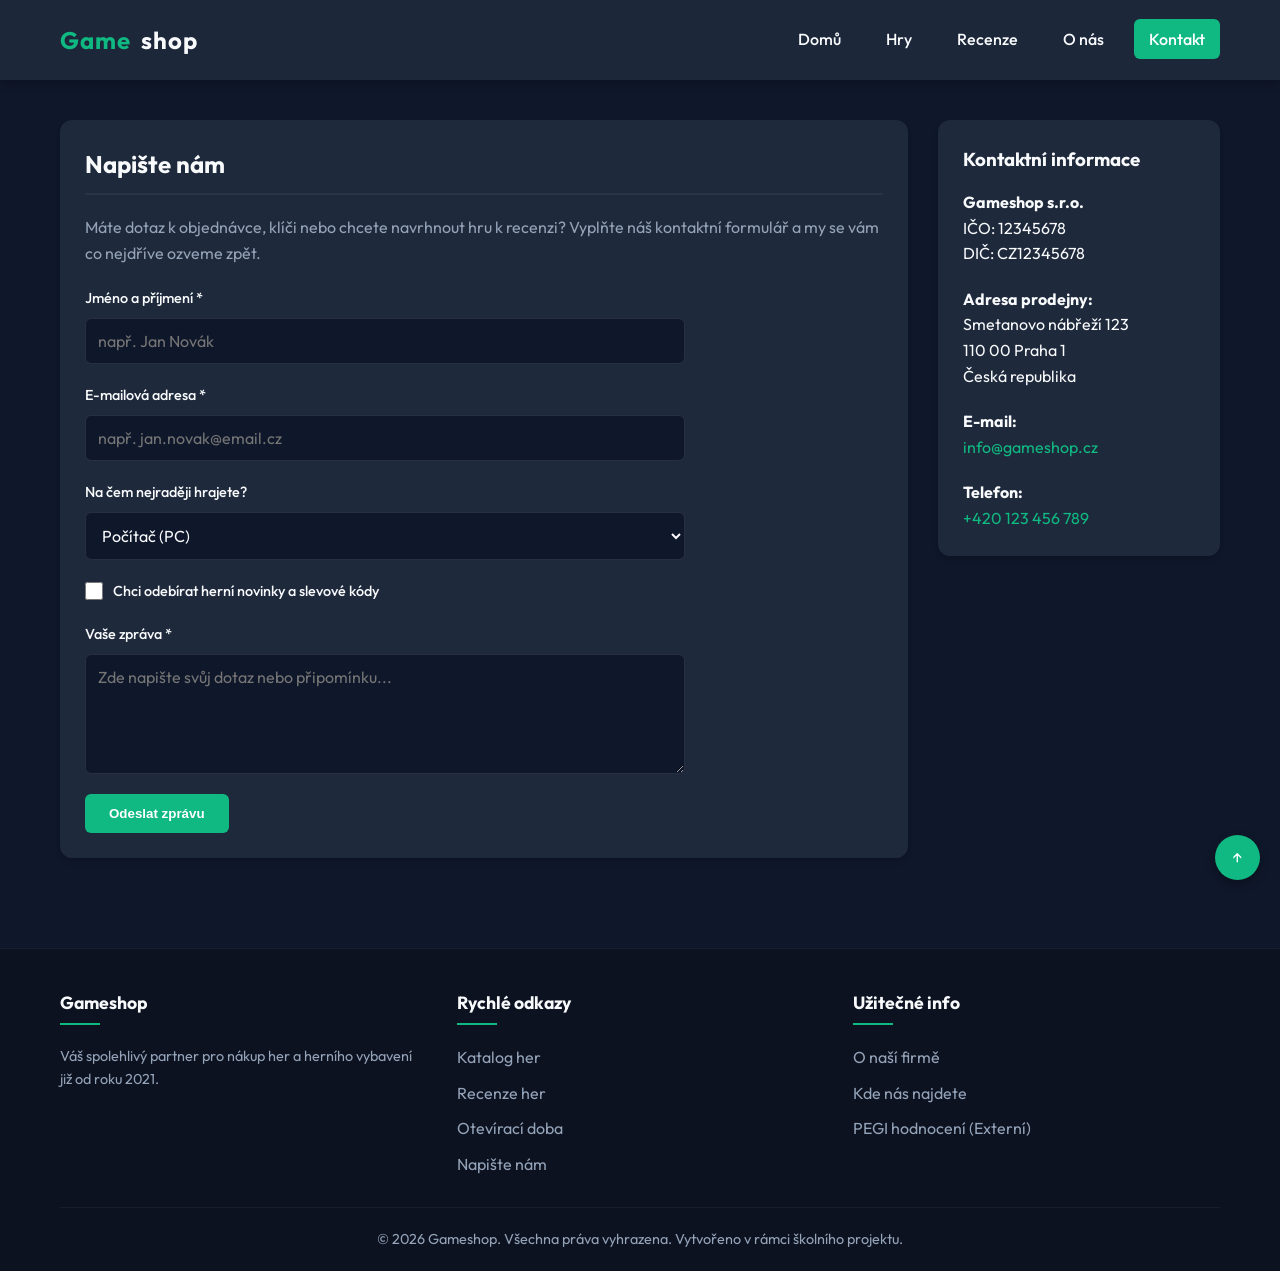
<file: kontakt.html>
<!DOCTYPE html>
<html lang="cs">
<head>
  <meta charset="UTF-8">
  <meta name="viewport" content="width=device-width, initial-scale=1.0">
  <title>Kontaktujte nás | Gameshop</title>
  <link rel="preconnect" href="https://fonts.googleapis.com">
  <link rel="preconnect" href="https://fonts.gstatic.com" crossorigin>
  <link href="https://fonts.googleapis.com/css2?family=Outfit:wght@400;500;600;700&family=Inter:wght@400;500;600&display=swap" rel="stylesheet">
  <link rel="stylesheet" href="style.css">
</head>
<body>

  <header>
    <div class="header-container">
      <a href="index.html" class="logo">
        <span>Game</span>shop
      </a>
      <nav id="navigace">
        <ul>
          <li><a href="index.html">Domů</a></li>
          <li><a href="obchod.html">Hry</a></li>
          <li><a href="recenze.html">Recenze</a></li>
          <li><a href="o-nas.html">O nás</a></li>
          <li class="aktivni"><a href="kontakt.html">Kontakt</a></li>
        </ul>
      </nav>
    </div>
  </header>

  <main>
    <div class="layout-dvousloupcovy">
      <div class="hlavni-obsah">
        <section class="karta-sekce">
          <h2>Napište nám</h2>
          <p style="margin-bottom: 20px; color: var(--barva-textu-sekundarni);">Máte dotaz k objednávce, klíči nebo chcete navrhnout hru k recenzi? Vyplňte náš kontaktní formulář a my se vám co nejdříve ozveme zpět.</p>
          
          <form class="kontaktni-formular" id="formular-kontaktu" action="mailto:flidrhonza@gmail.com" method="post" enctype="text/plain">
            <div class="form-skupina">
              <label for="jmeno">Jméno a příjmení *</label>
              <input type="text" id="jmeno" name="jmeno" required placeholder="např. Jan Novák">
            </div>

            <div class="form-skupina">
              <label for="email">E-mailová adresa *</label>
              <input type="email" id="email" name="email" required placeholder="např. jan.novak@email.cz">
            </div>

            <div class="form-skupina">
              <label for="platforma">Na čem nejraději hrajete?</label>
              <select id="platforma" name="platforma">
                <option value="PC">Počítač (PC)</option>
                <option value="PlayStation 5">PlayStation 5</option>
                <option value="Xbox Series">Xbox Series X/S</option>
                <option value="Nintendo Switch">Nintendo Switch</option>
                <option value="Mobilní telefon">Mobil / Tablet</option>
              </select>
            </div>

            <div class="form-skupina form-skupina-checkbox">
              <input type="checkbox" id="newsletter" name="newsletter">
              <label for="newsletter">Chci odebírat herní novinky a slevové kódy</label>
            </div>

            <div class="form-skupina">
              <label for="zprava">Vaše zpráva *</label>
              <textarea id="zprava" name="zprava" required placeholder="Zde napište svůj dotaz nebo připomínku..."></textarea>
            </div>

            <button type="submit" class="tlacitko" style="align-self: flex-start;">Odeslat zprávu</button>
          </form>

        </section>
      </div>

      <aside class="bocni-panel">
        <section class="karta-sekce" id="adresa">
          <h3>Kontaktní informace</h3>
          <p style="margin-top: 15px; margin-bottom: 20px;">
            <strong>Gameshop s.r.o.</strong><br>
            IČO: 12345678<br>
            DIČ: CZ12345678
          </p>
          <p style="margin-bottom: 20px;">
            <strong>Adresa prodejny:</strong><br>
            Smetanovo nábřeží 123<br>
            110 00 Praha 1<br>
            Česká republika
          </p>
          <p style="margin-bottom: 20px;">
            <strong>E-mail:</strong><br>
            <a href="mailto:info@gameshop.cz" style="color: var(--barva-hlavni);">info@gameshop.cz</a>
          </p>
          <p>
            <strong>Telefon:</strong><br>
            <a href="tel:+420123456789" style="color: var(--barva-hlavni);">+420 123 456 789</a>
          </p>
        </section>


      </aside>
    </div>
  </main>

  <a href="#" class="zpet-nahoru" aria-label="Zpět nahoru">&#8593;</a>

  <footer>
    <div class="footer-container">
      <div class="footer-sloupce">
        <div class="footer-sloupec">
          <h4>Gameshop</h4>
          <p style="color: var(--barva-textu-sekundarni); font-size: 0.9rem;">Váš spolehlivý partner pro nákup her a herního vybavení již od roku 2021.</p>
        </div>
        <div class="footer-sloupec">
          <h4>Rychlé odkazy</h4>
          <ul>
            <li><a href="obchod.html">Katalog her</a></li>
            <li><a href="recenze.html">Recenze her</a></li>
            <li><a href="o-nas.html">Otevírací doba</a></li>
            <li><a href="kontakt.html">Napište nám</a></li>
          </ul>
        </div>
        <div class="footer-sloupec">
          <h4>Užitečné info</h4>
          <ul>
            <li><a href="o-nas.html#historie">O naší firmě</a></li>
            <li><a href="kontakt.html#adresa">Kde nás najdete</a></li>
            <li><a href="https://www.pegi.info/" target="_blank" rel="noopener noreferrer">PEGI hodnocení (Externí)</a></li>
          </ul>
        </div>
      </div>
      <div class="footer-spodek">
        <p>&copy; 2026 Gameshop. Všechna práva vyhrazena. Vytvořeno v rámci školního projektu.</p>
      </div>
    </div>
  </footer>

</body>
</html>
</file>
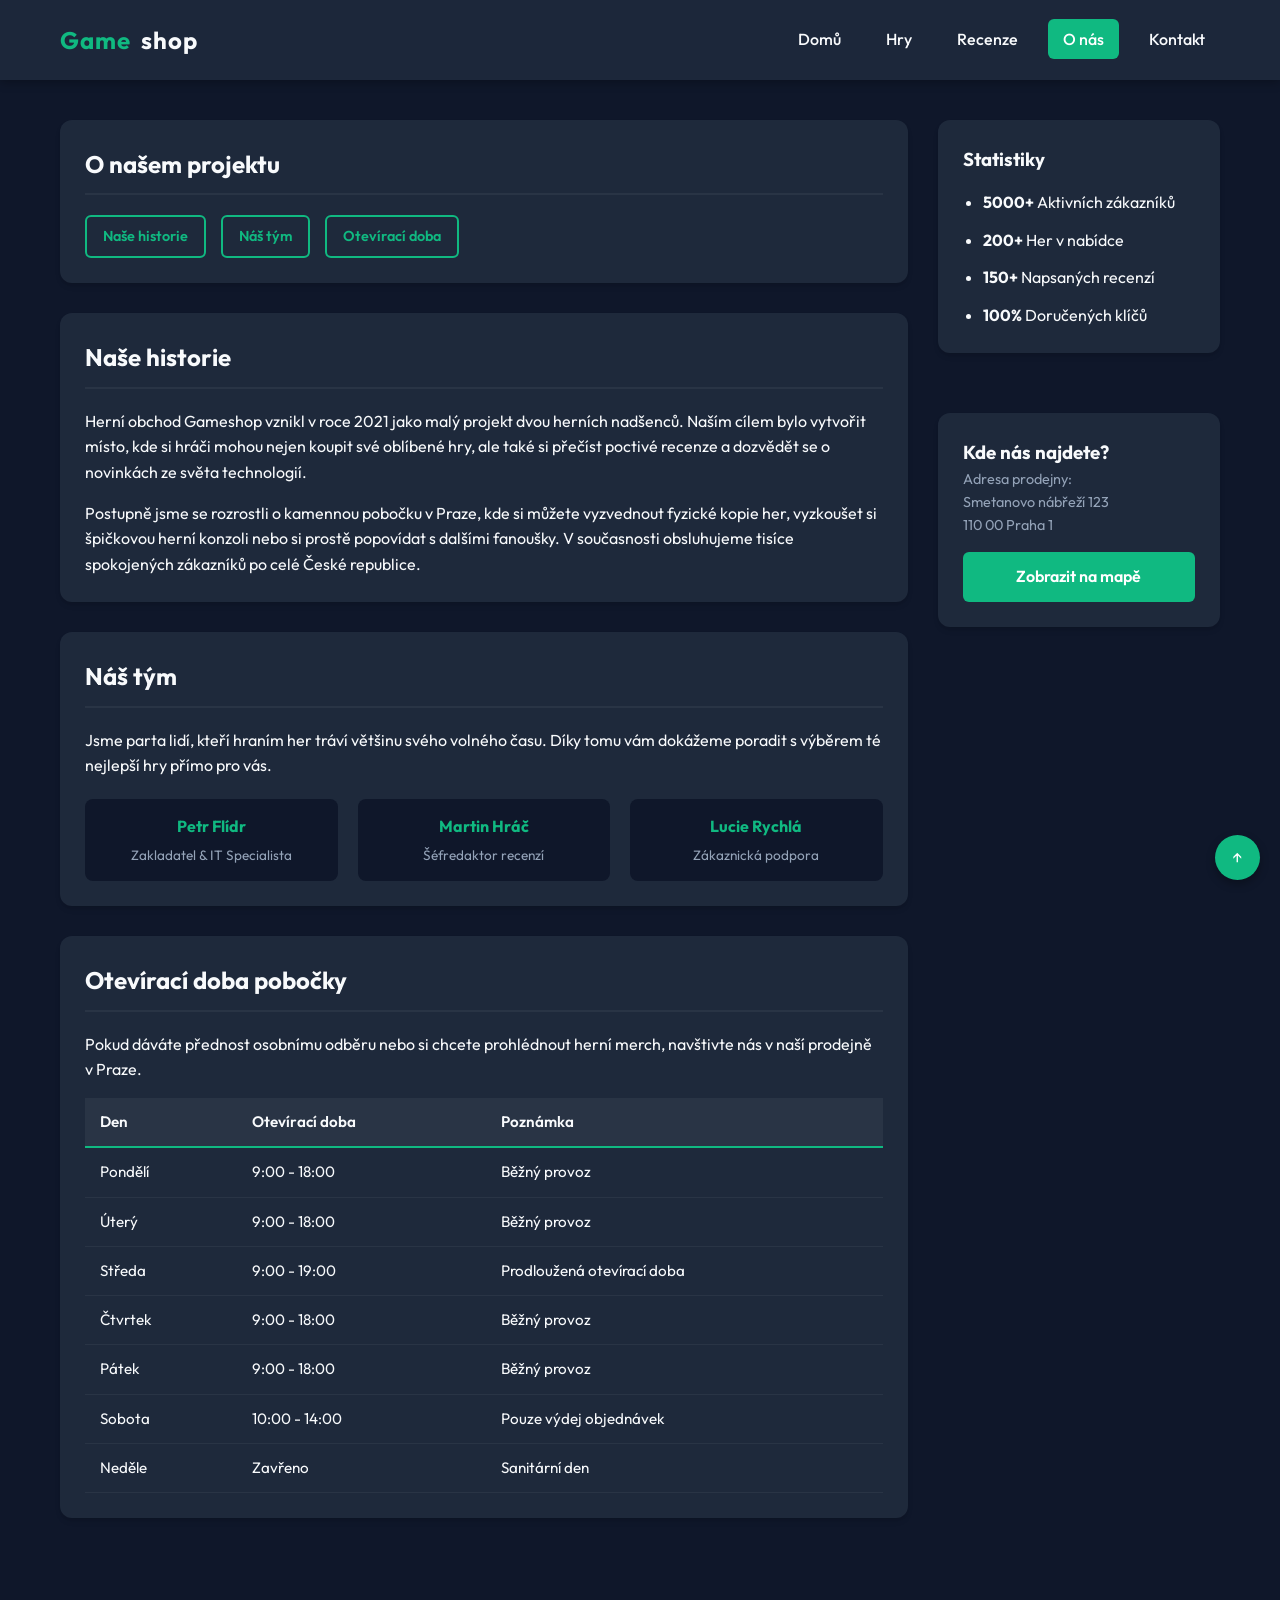
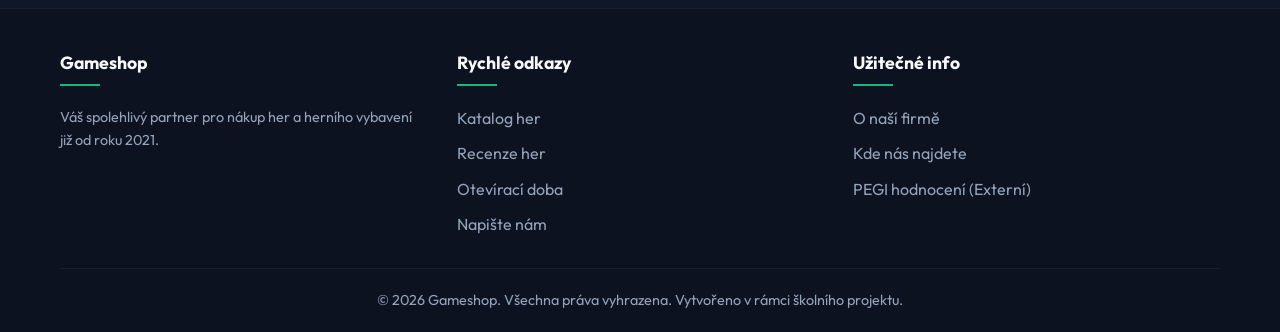
<file: o-nas.html>
<!DOCTYPE html>
<html lang="cs">
<head>
  <meta charset="UTF-8">
  <meta name="viewport" content="width=device-width, initial-scale=1.0">
  <title>O nás | Gameshop</title>
  <link rel="preconnect" href="https://fonts.googleapis.com">
  <link rel="preconnect" href="https://fonts.gstatic.com" crossorigin>
  <link href="https://fonts.googleapis.com/css2?family=Outfit:wght@400;500;600;700&family=Inter:wght@400;500;600&display=swap" rel="stylesheet">
  <link rel="stylesheet" href="style.css">
</head>
<body>

  <header>
    <div class="header-container">
      <a href="index.html" class="logo">
        <span>Game</span>shop
      </a>
      <nav id="navigace">
        <ul>
          <li><a href="index.html">Domů</a></li>
          <li><a href="obchod.html">Hry</a></li>
          <li><a href="recenze.html">Recenze</a></li>
          <li class="aktivni"><a href="o-nas.html">O nás</a></li>
          <li><a href="kontakt.html">Kontakt</a></li>
        </ul>
      </nav>
    </div>
  </header>

  <main>
    <div class="layout-dvousloupcovy">
      <div class="hlavni-obsah">
        <section class="karta-sekce">
          <h2>O našem projektu</h2>
          <div style="margin-top: 15px; display: flex; gap: 15px; flex-wrap: wrap;">
            <a href="#historie" class="tlacitko tlacitko-sekundarni" style="padding: 8px 16px; font-size: 0.9rem;">Naše historie</a>
            <a href="#tym" class="tlacitko tlacitko-sekundarni" style="padding: 8px 16px; font-size: 0.9rem;">Náš tým</a>
            <a href="#oteviraci-doba" class="tlacitko tlacitko-sekundarni" style="padding: 8px 16px; font-size: 0.9rem;">Otevírací doba</a>
          </div>
        </section>

        <section class="karta-sekce" id="historie">
          <h2>Naše historie</h2>
          <p style="margin-bottom: 15px;">Herní obchod Gameshop vznikl v roce 2021 jako malý projekt dvou herních nadšenců. Naším cílem bylo vytvořit místo, kde si hráči mohou nejen koupit své oblíbené hry, ale také si přečíst poctivé recenze a dozvědět se o novinkách ze světa technologií.</p>
          <p>Postupně jsme se rozrostli o kamennou pobočku v Praze, kde si můžete vyzvednout fyzické kopie her, vyzkoušet si špičkovou herní konzoli nebo si prostě popovídat s dalšími fanoušky. V současnosti obsluhujeme tisíce spokojených zákazníků po celé České republice.</p>
        </section>

        <section class="karta-sekce" id="tym">
          <h2>Náš tým</h2>
          <p style="margin-bottom: 20px;">Jsme parta lidí, kteří hraním her tráví většinu svého volného času. Díky tomu vám dokážeme poradit s výběrem té nejlepší hry přímo pro vás.</p>
          <div style="display: grid; grid-template-columns: repeat(auto-fit, minmax(200px, 1fr)); gap: 20px;">
            <div style="background-color: var(--barva-pozadi); padding: 15px; border-radius: 8px; text-align: center;">
              <h4 style="color: var(--barva-hlavni); margin-bottom: 5px;">Petr Flídr</h4>
              <p style="font-size: 0.85rem; color: var(--barva-textu-sekundarni);">Zakladatel & IT Specialista</p>
            </div>
            <div style="background-color: var(--barva-pozadi); padding: 15px; border-radius: 8px; text-align: center;">
              <h4 style="color: var(--barva-hlavni); margin-bottom: 5px;">Martin Hráč</h4>
              <p style="font-size: 0.85rem; color: var(--barva-textu-sekundarni);">Šéfredaktor recenzí</p>
            </div>
            <div style="background-color: var(--barva-pozadi); padding: 15px; border-radius: 8px; text-align: center;">
              <h4 style="color: var(--barva-hlavni); margin-bottom: 5px;">Lucie Rychlá</h4>
              <p style="font-size: 0.85rem; color: var(--barva-textu-sekundarni);">Zákaznická podpora</p>
            </div>
          </div>
        </section>

        <section class="karta-sekce" id="oteviraci-doba">
          <h2>Otevírací doba pobočky</h2>
          <p style="margin-bottom: 15px;">Pokud dáváte přednost osobnímu odběru nebo si chcete prohlédnout herní merch, navštivte nás v naší prodejně v Praze.</p>
          <table>
            <thead>
              <tr>
                <th>Den</th>
                <th>Otevírací doba</th>
                <th>Poznámka</th>
              </tr>
            </thead>
            <tbody>
              <tr>
                <td>Pondělí</td>
                <td>9:00 - 18:00</td>
                <td>Běžný provoz</td>
              </tr>
              <tr>
                <td>Úterý</td>
                <td>9:00 - 18:00</td>
                <td>Běžný provoz</td>
              </tr>
              <tr>
                <td>Středa</td>
                <td>9:00 - 19:00</td>
                <td>Prodloužená otevírací doba</td>
              </tr>
              <tr>
                <td>Čtvrtek</td>
                <td>9:00 - 18:00</td>
                <td>Běžný provoz</td>
              </tr>
              <tr>
                <td>Pátek</td>
                <td>9:00 - 18:00</td>
                <td>Běžný provoz</td>
              </tr>
              <tr>
                <td>Sobota</td>
                <td>10:00 - 14:00</td>
                <td>Pouze výdej objednávek</td>
              </tr>
              <tr>
                <td>Neděle</td>
                <td>Zavřeno</td>
                <td>Sanitární den</td>
              </tr>
            </tbody>
          </table>
        </section>
      </div>

      <aside class="bocni-panel">
        <section class="karta-sekce">
          <h3>Statistiky</h3>
          <ul style="margin-left: 20px; display: flex; flex-direction: column; gap: 12px; margin-top: 15px;">
            <li><strong>5000+</strong> Aktivních zákazníků</li>
            <li><strong>200+</strong> Her v nabídce</li>
            <li><strong>150+</strong> Napsaných recenzí</li>
            <li><strong>100%</strong> Doručených klíčů</li>
          </ul>
        </section>

        <section class="karta-sekce">
          <h3>Kde nás najdete?</h3>
          <p style="font-size: 0.9rem; color: var(--barva-textu-sekundarni); margin-bottom: 15px;">Adresa prodejny:<br>Smetanovo nábřeží 123<br>110 00 Praha 1</p>
          <a href="kontakt.html#adresa" class="tlacitko" style="width: 100%; text-align: center;">Zobrazit na mapě</a>
        </section>
      </aside>
    </div>
  </main>

  <a href="#" class="zpet-nahoru" aria-label="Zpět nahoru">&#8593;</a>

  <footer>
    <div class="footer-container">
      <div class="footer-sloupce">
        <div class="footer-sloupec">
          <h4>Gameshop</h4>
          <p style="color: var(--barva-textu-sekundarni); font-size: 0.9rem;">Váš spolehlivý partner pro nákup her a herního vybavení již od roku 2021.</p>
        </div>
        <div class="footer-sloupec">
          <h4>Rychlé odkazy</h4>
          <ul>
            <li><a href="obchod.html">Katalog her</a></li>
            <li><a href="recenze.html">Recenze her</a></li>
            <li><a href="o-nas.html">Otevírací doba</a></li>
            <li><a href="kontakt.html">Napište nám</a></li>
          </ul>
        </div>
        <div class="footer-sloupec">
          <h4>Užitečné info</h4>
          <ul>
            <li><a href="o-nas.html#historie">O naší firmě</a></li>
            <li><a href="kontakt.html#adresa">Kde nás najdete</a></li>
            <li><a href="https://www.pegi.info/" target="_blank" rel="noopener noreferrer">PEGI hodnocení (Externí)</a></li>
          </ul>
        </div>
      </div>
      <div class="footer-spodek">
        <p>&copy; 2026 Gameshop. Všechna práva vyhrazena. Vytvořeno v rámci školního projektu.</p>
      </div>
    </div>
  </footer>
</body>
</html>
</file>
<file: style.css>
:root {
  --barva-pozadi: #0f172a;
  --barva-panelu: #1e293b;
  --barva-hlavni: #10b981;
  --barva-hlavni-hover: #059669;
  --barva-akcent: #8b5cf6;
  --barva-textu: #f8fafc;
  --barva-textu-sekundarni: #94a3b8;
  --stine-karty: 0 4px 6px -1px rgb(0 0 0 / 0.1), 0 2px 4px -2px rgb(0 0 0 / 0.1);
  --prechod: all 0.3s ease;
}

* {
  box-sizing: border-box;
  margin: 0;
  padding: 0;
}

body {
  font-family: 'Outfit', 'Inter', system-ui, -apple-system, sans-serif;
  background-color: var(--barva-pozadi);
  color: var(--barva-textu);
  line-height: 1.6;
  padding-top: 80px;
}

a {
  color: inherit;
  text-decoration: none;
}

img {
  max-width: 100%;
  height: auto;
  display: block;
}

header {
  position: fixed;
  top: 0;
  left: 0;
  width: 100%;
  height: 80px;
  background-color: rgba(30, 41, 59, 0.95);
  backdrop-filter: blur(8px);
  z-index: 1000;
  box-shadow: 0 2px 10px rgba(0, 0, 0, 0.3);
}

.header-container {
  max-width: 1200px;
  margin: 0 auto;
  padding: 0 20px;
  height: 100%;
  display: flex;
  justify-content: space-between;
  align-items: center;
}

.logo {
  display: flex;
  align-items: center;
  gap: 10px;
  font-size: 1.5rem;
  font-weight: 700;
  letter-spacing: 1px;
}

.logo img {
  height: 40px;
  width: auto;
}

.logo span {
  color: var(--barva-hlavni);
}

nav ul {
  display: flex;
  list-style: none;
  gap: 15px;
}

nav a {
  padding: 10px 15px;
  border-radius: 6px;
  font-weight: 500;
  transition: var(--prechod);
}

nav a:hover {
  background-color: rgba(255, 255, 255, 0.1);
  color: var(--barva-hlavni);
}

nav li.aktivni a {
  background-color: var(--barva-hlavni);
  color: #ffffff;
}



main {
  max-width: 1200px;
  margin: 40px auto;
  padding: 0 20px;
  min-height: calc(100vh - 280px);
}

.layout-dvousloupcovy {
  display: flex;
  gap: 30px;
}

.hlavni-obsah {
  flex: 3;
}

.bocni-panel {
  flex: 1;
  display: flex;
  flex-direction: column;
  gap: 30px;
}

.hero {
  position: relative;
  border-radius: 12px;
  overflow: hidden;
  margin-bottom: 40px;
  height: 350px;
  display: flex;
  align-items: center;
}

.hero-img {
  position: absolute;
  top: 0;
  left: 0;
  width: 100%;
  height: 100%;
  object-fit: cover;
  z-index: 1;
  filter: brightness(0.4);
}

.hero-obsah {
  position: relative;
  z-index: 2;
  padding: 40px;
  max-width: 600px;
}

.hero h1 {
  font-size: 2.5rem;
  margin-bottom: 15px;
  line-height: 1.2;
}

.hero p {
  color: var(--barva-textu-sekundarni);
  margin-bottom: 25px;
  font-size: 1.1rem;
}

.tlacitko {
  display: inline-block;
  background-color: var(--barva-hlavni);
  color: #ffffff;
  padding: 12px 24px;
  border-radius: 6px;
  font-weight: 600;
  border: none;
  cursor: pointer;
  transition: var(--prechod);
}

.tlacitko:hover {
  background-color: var(--barva-hlavni-hover);
  transform: translateY(-2px);
}

.tlacitko-sekundarni {
  background-color: transparent;
  border: 2px solid var(--barva-hlavni);
  color: var(--barva-hlavni);
}

.tlacitko-sekundarni:hover {
  background-color: var(--barva-hlavni);
  color: #ffffff;
}

.karta-sekce {
  background-color: var(--barva-panelu);
  border-radius: 12px;
  padding: 25px;
  margin-bottom: 30px;
  box-shadow: var(--stine-karty);
}

.karta-sekce h2 {
  margin-bottom: 20px;
  padding-bottom: 10px;
  border-bottom: 2px solid rgba(255, 255, 255, 0.05);
  display: flex;
  align-items: center;
  justify-content: space-between;
}

.mrizka-her {
  display: grid;
  grid-template-columns: repeat(auto-fill, minmax(280px, 1fr));
  gap: 25px;
}

.karta-hry {
  background-color: var(--barva-panelu);
  border-radius: 10px;
  overflow: hidden;
  box-shadow: var(--stine-karty);
  transition: var(--prechod);
  position: relative;
  display: flex;
  flex-direction: column;
}

.karta-hry:hover {
  transform: translateY(-5px);
  box-shadow: 0 10px 15px -3px rgb(0 0 0 / 0.3);
}

.karta-hry-img-kontejner {
  position: relative;
  padding-top: 56.25%;
  background-color: #0c1220;
}

.karta-hry img {
  position: absolute;
  top: 0;
  left: 0;
  width: 100%;
  height: 100%;
  object-fit: cover;
}

.stitok {
  position: absolute;
  top: 10px;
  right: 10px;
  background-color: var(--barva-akcent);
  color: white;
  padding: 4px 8px;
  font-size: 0.8rem;
  font-weight: 700;
  border-radius: 4px;
  z-index: 2;
  text-transform: uppercase;
}

.stitok-sleva {
  background-color: #ef4444;
}

.karta-hry-obsah {
  padding: 20px;
  display: flex;
  flex-direction: column;
  flex-grow: 1;
}

.karta-hry h3 {
  margin-bottom: 10px;
  font-size: 1.2rem;
}

.karta-hry p {
  color: var(--barva-textu-sekundarni);
  font-size: 0.9rem;
  margin-bottom: 15px;
  flex-grow: 1;
}

.karta-hry-footer {
  display: flex;
  justify-content: space-between;
  align-items: center;
  margin-top: auto;
}

.cena {
  font-size: 1.25rem;
  font-weight: 700;
  color: var(--barva-hlavni);
}

.cena-puvodni {
  font-size: 0.9rem;
  color: var(--barva-textu-sekundarni);
  text-decoration: line-through;
  margin-right: 5px;
}

.seznam-clanku {
  display: flex;
  flex-direction: column;
  gap: 25px;
}

.clanek {
  background-color: var(--barva-panelu);
  border-radius: 10px;
  padding: 20px;
  display: flex;
  gap: 20px;
}

.clanek-img {
  width: 200px;
  height: 120px;
  object-fit: cover;
  border-radius: 6px;
  flex-shrink: 0;
}

.clanek-obsah {
  display: flex;
  flex-direction: column;
  justify-content: space-between;
}

.clanek-meta {
  font-size: 0.8rem;
  color: var(--barva-textu-sekundarni);
  margin-bottom: 5px;
}

.clanek h3 {
  margin-bottom: 8px;
}

.clanek p {
  color: var(--barva-textu-sekundarni);
  font-size: 0.9rem;
}

.viceurovnovy-seznam {
  list-style-type: none;
}

.viceurovnovy-seznam > li {
  font-weight: 600;
  margin-bottom: 12px;
  color: var(--barva-hlavni);
}

.viceurovnovy-seznam ul {
  list-style-type: square;
  margin-left: 20px;
  margin-top: 5px;
}

.viceurovnovy-seznam ul li {
  font-weight: 400;
  color: var(--barva-textu);
  margin-bottom: 6px;
}

.viceurovnovy-seznam ul ul {
  list-style-type: circle;
  margin-left: 20px;
}

.viceurovnovy-seznam ul ul li {
  color: var(--barva-textu-sekundarni);
  font-size: 0.9rem;
}

table {
  width: 100%;
  border-collapse: collapse;
  margin-top: 15px;
  font-size: 0.95rem;
}

th, td {
  padding: 12px 15px;
  text-align: left;
}

th {
  background-color: rgba(255, 255, 255, 0.05);
  font-weight: 600;
  border-bottom: 2px solid var(--barva-hlavni);
}

tr {
  border-bottom: 1px solid rgba(255, 255, 255, 0.05);
}

tr:hover {
  background-color: rgba(255, 255, 255, 0.02);
}

.kontaktni-formular {
  display: flex;
  flex-direction: column;
  gap: 20px;
  max-width: 600px;
}

.form-skupina {
  display: flex;
  flex-direction: column;
  gap: 8px;
}

.form-skupina-checkbox {
  flex-direction: row;
  align-items: center;
  gap: 10px;
  cursor: pointer;
}

.form-skupina-checkbox input {
  cursor: pointer;
  width: 18px;
  height: 18px;
}

label {
  font-size: 0.9rem;
  font-weight: 500;
}

input[type="text"],
input[type="email"],
select,
textarea {
  background-color: var(--barva-pozadi);
  border: 1px solid rgba(255, 255, 255, 0.1);
  border-radius: 6px;
  padding: 12px;
  color: var(--barva-textu);
  font-family: inherit;
  font-size: 1rem;
  transition: var(--prechod);
}

input[type="text"]:focus,
input[type="email"]:focus,
select:focus,
textarea:focus {
  outline: none;
  border-color: var(--barva-hlavni);
  box-shadow: 0 0 0 2px rgba(16, 185, 129, 0.2);
}

textarea {
  resize: vertical;
  min-height: 120px;
}



.zpet-nahoru {
  position: fixed;
  bottom: 20px;
  right: 20px;
  background-color: var(--barva-hlavni);
  color: white;
  width: 45px;
  height: 45px;
  border-radius: 50%;
  display: flex;
  align-items: center;
  justify-content: center;
  cursor: pointer;
  transition: var(--prechod);
  border: none;
  z-index: 999;
  box-shadow: 0 4px 10px rgba(0, 0, 0, 0.3);
}

.zpet-nahoru:hover {
  background-color: var(--barva-hlavni-hover);
  transform: translateY(-3px);
}

footer {
  background-color: #0c1220;
  padding: 40px 0 20px;
  margin-top: 60px;
  border-top: 1px solid rgba(255, 255, 255, 0.05);
}

.footer-container {
  max-width: 1200px;
  margin: 0 auto;
  padding: 0 20px;
  display: flex;
  flex-direction: column;
  gap: 30px;
}

.footer-sloupce {
  display: grid;
  grid-template-columns: repeat(auto-fit, minmax(200px, 1fr));
  gap: 30px;
}

.footer-sloupec h4 {
  font-size: 1.1rem;
  margin-bottom: 20px;
  position: relative;
  padding-bottom: 8px;
}

.footer-sloupec h4::after {
  content: '';
  position: absolute;
  left: 0;
  bottom: 0;
  width: 40px;
  height: 2px;
  background-color: var(--barva-hlavni);
}

.footer-sloupec ul {
  list-style: none;
  display: flex;
  flex-direction: column;
  gap: 10px;
}

.footer-sloupec a {
  color: var(--barva-textu-sekundarni);
  transition: var(--prechod);
}

.footer-sloupec a:hover {
  color: var(--barva-hlavni);
  padding-left: 5px;
}

.footer-spodek {
  text-align: center;
  padding-top: 20px;
  border-top: 1px solid rgba(255, 255, 255, 0.05);
  color: var(--barva-textu-sekundarni);
  font-size: 0.9rem;
}

@media (max-width: 992px) {
  .layout-dvousloupcovy {
    flex-direction: column;
  }
  .bocni-panel {
    flex: none;
    width: 100%;
  }
}

@media (max-width: 768px) {
  body {
    padding-top: 130px;
  }
  header {
    height: auto;
    padding: 15px 0;
  }
  .header-container {
    flex-direction: column;
    gap: 15px;
  }
  nav ul {
    flex-wrap: wrap;
    justify-content: center;
    gap: 8px;
  }
  nav a {
    padding: 8px 12px;
    font-size: 0.9rem;
  }
  .hero {
    height: 250px;
  }
  .hero h1 {
    font-size: 1.8rem;
  }
  .hero p {
    font-size: 0.95rem;
  }
  .clanek {
    flex-direction: column;
  }
  .clanek-img {
    width: 100%;
    height: 180px;
  }
}
</file>
